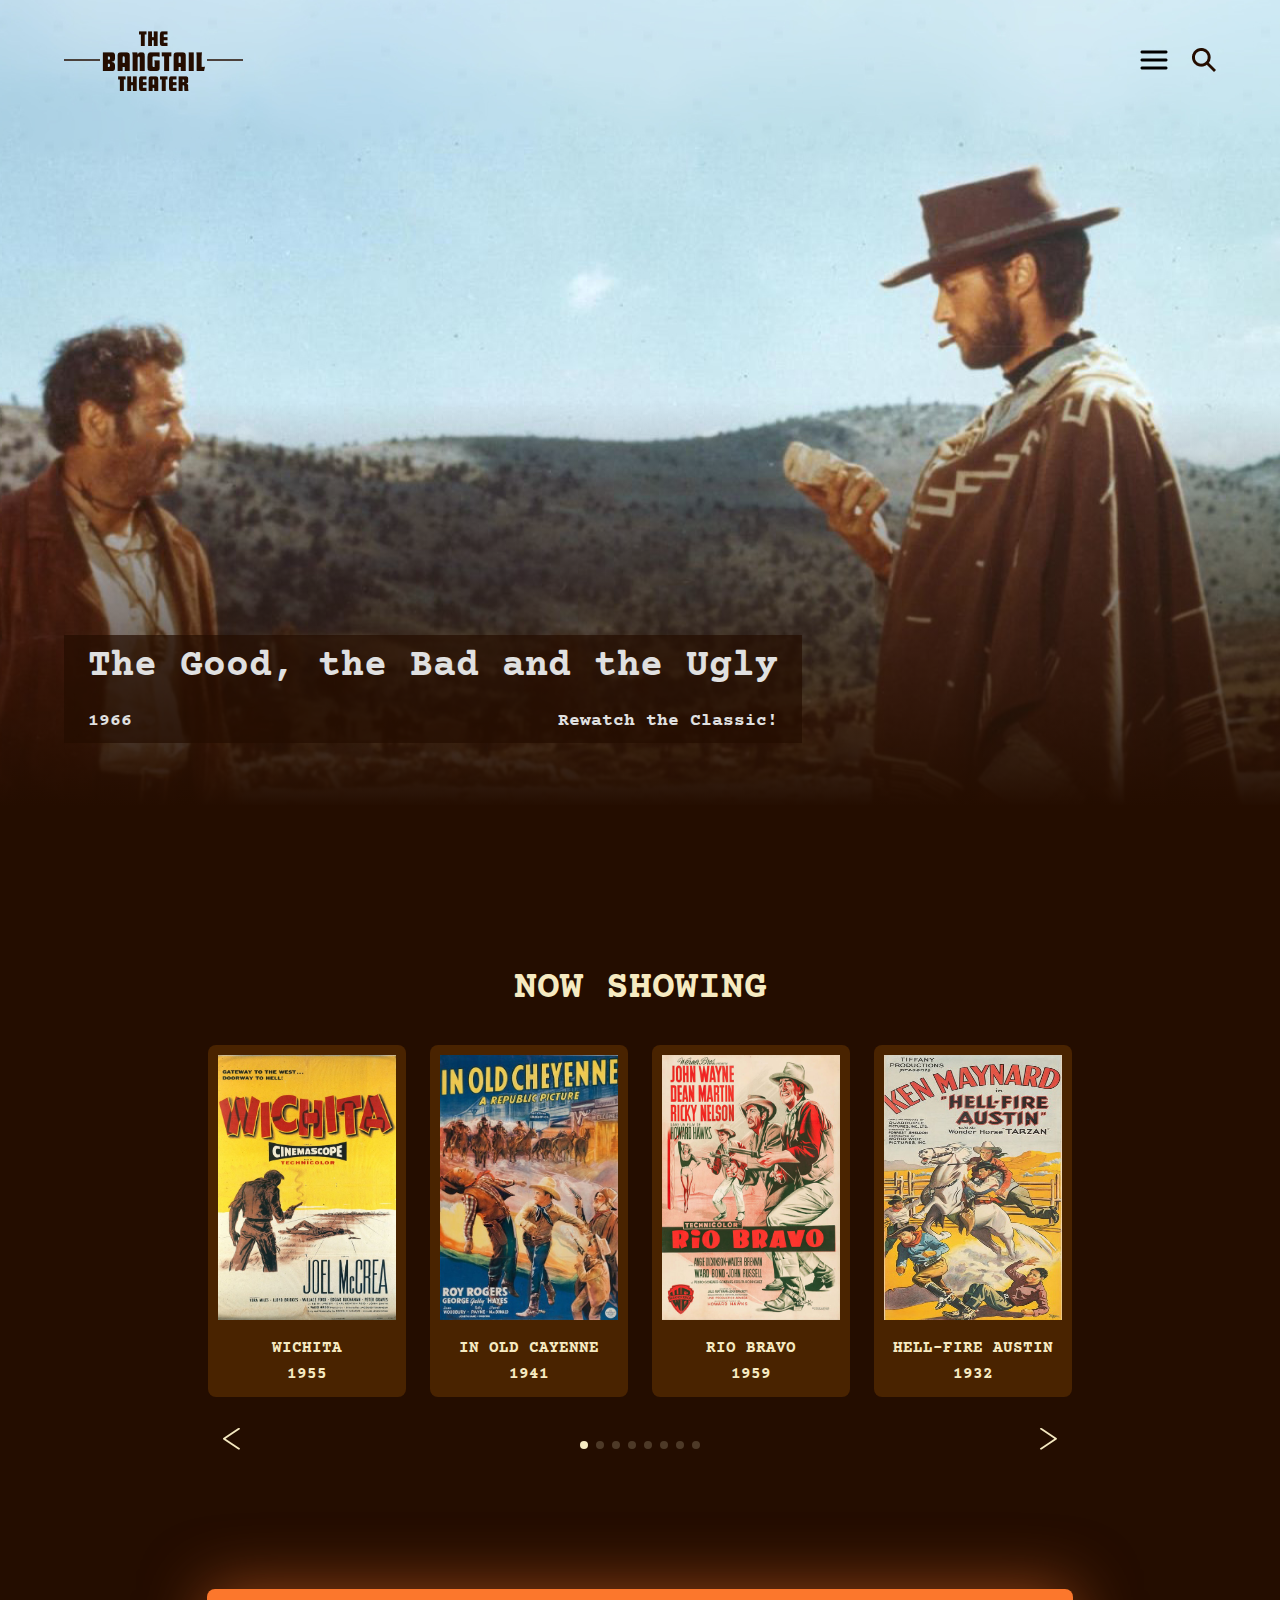
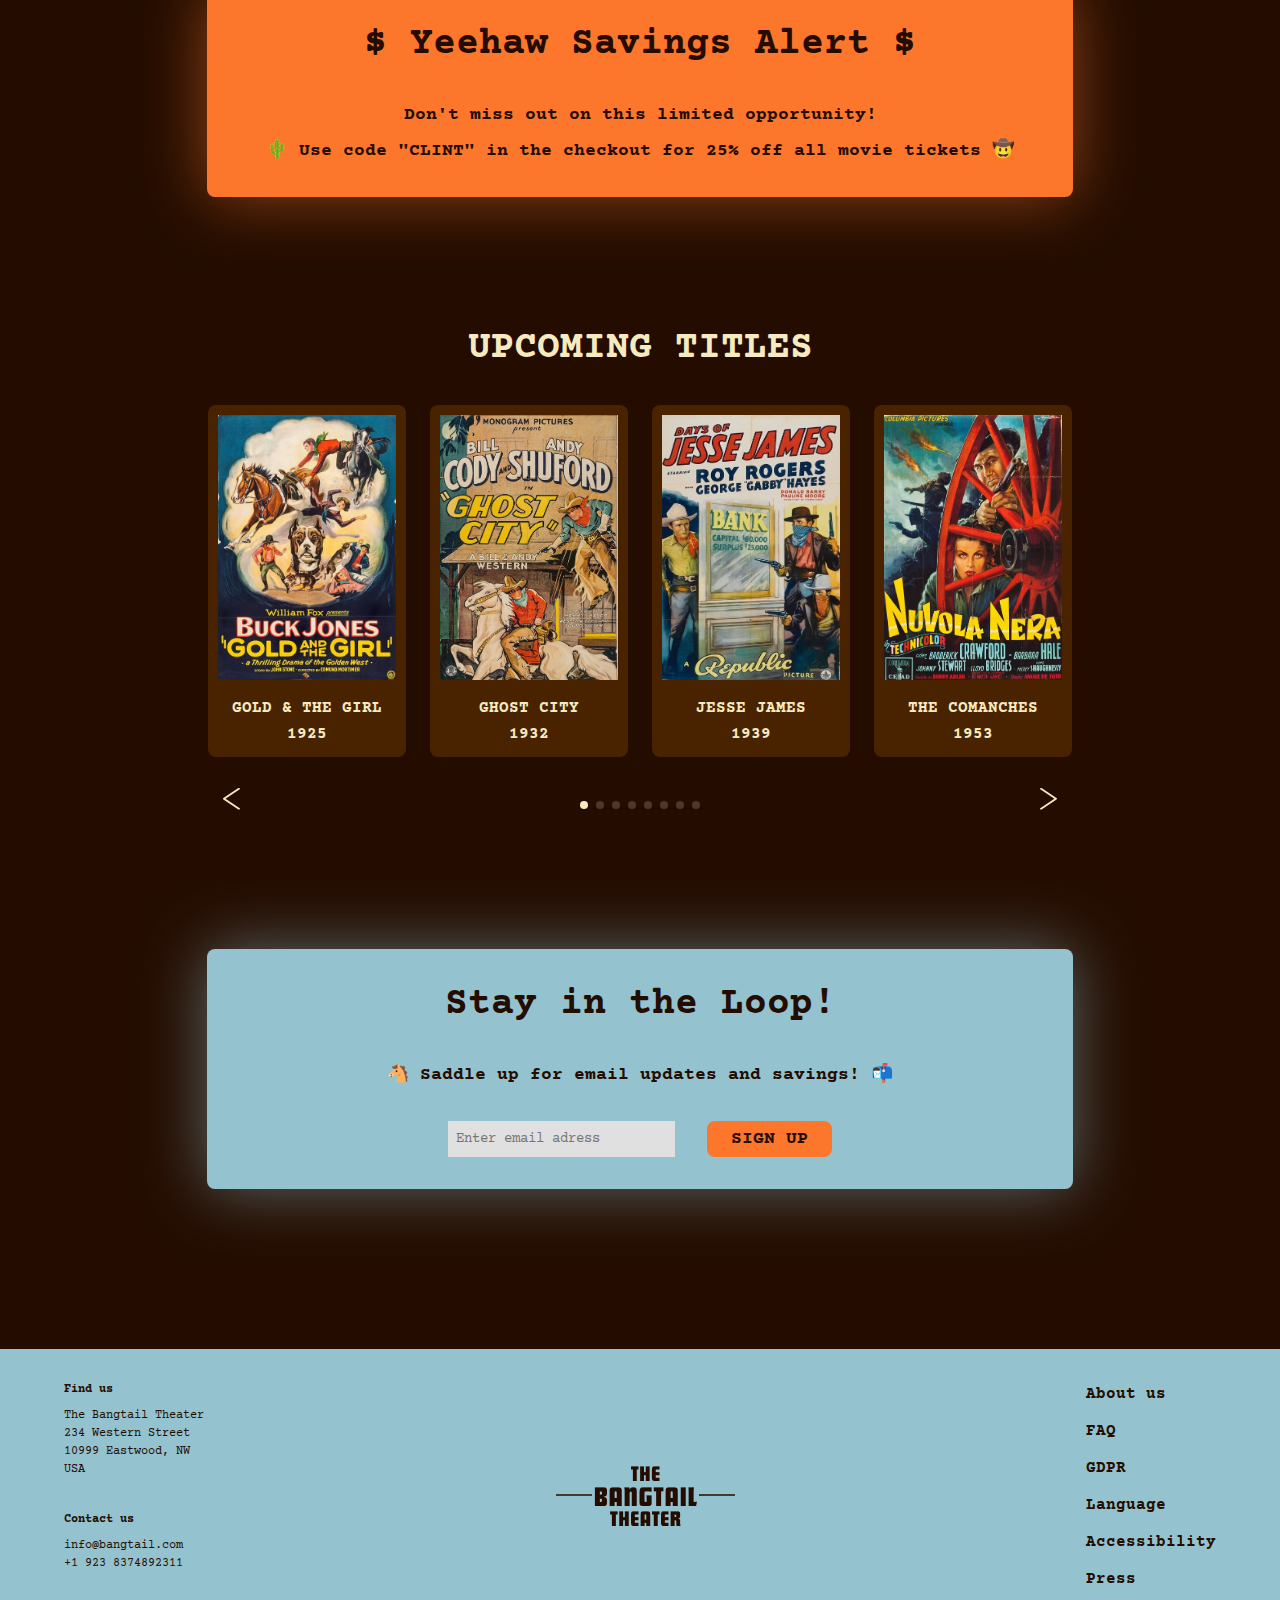
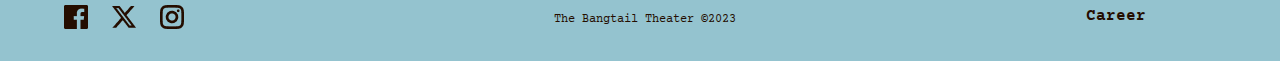
<file: index.html>
<!DOCTYPE html>
<html lang="en">
  <head>
    <meta charset="UTF-8" />
    <meta name="viewport" content="width=device-width, initial-scale=1.0" />
    <title>The Bangtail Theater</title>
    <link rel="preconnect" href="https://fonts.googleapis.com" />
    <link rel="preconnect" href="https://fonts.gstatic.com" crossorigin />
    <link
      href="https://fonts.googleapis.com/css2?family=Courier+Prime:ital,wght@0,400;0,700;1,400;1,700&display=swap"
      rel="stylesheet" />
    <link rel="icon" type="image/x-icon" href="assets/bangtail-B.png" />

    <!-- Link Swiper's CSS -->
    <link
      rel="stylesheet"
      href="https://cdn.jsdelivr.net/npm/swiper@11/swiper-bundle.min.css" />

    <!-- Swiper JS -->
    <script
      src="https://cdn.jsdelivr.net/npm/swiper@11/swiper-bundle.min.js"
      defer></script>

    <script src="swiper-settings.js" defer></script>
    <link rel="stylesheet" href="fonts-and-colors.css" type="text/css" />
    <link rel="stylesheet" href="styles.css" type="text/css" />
    <link rel="stylesheet" href="hero.css" type="text/css" />
    <link rel="stylesheet" href="carousell.css" type="text/css" />
    <link rel="stylesheet" href="alerts.css" type="text/css" />
    <link rel="stylesheet" href="footer.css" type="text/css" />
    <nav></nav>
  </head>

  <body>
    <div id="hero">
      <div class="nav">
        <img src="assets/Logotype extended.png" />
        <div class="soc_media">
          <img src="assets/Hamburger.png" />
          <img src="assets/Vector.png" />
        </div>
      </div>
      <div class="hero_gradient">
        <div class="hero_info">
          <a href="detail.html" class="hero_textbox">
            <h1 class="heading-l">The Good, the Bad and the Ugly</h1>
            <h2 class="heading-m">The Good, the Bad and the Ugly</h2>
            <div class="hero_text">
              <p class="heading-s">1966</p>
              <p class="heading-s">Rewatch the Classic!</p>
            </div>
          </a>
        </div>
      </div>
    </div>
    <div class="content-container">
      <h1 class="heading-l now-showing">NOW SHOWING</h1>
      <!-- Swiper carousell:-->
      <div class="swiper swiperCarousell">
        <div class="swiper-wrapper carousell">
          <div class="swiper-slide carousell_card">
            <img
              src="assets/card_1.jpg"
              alt="Call of the canyon by Gene Autry" />
            <p class="paragraph-strong">WICHITA<br />1955</p>
          </div>
          <div class="swiper-slide carousell_card">
            <img
              src="assets/card_2.jpg"
              alt="Call of the canyon by Gene Autry" />
            <p class="paragraph-strong">IN OLD CAYENNE<br />1941</p>
          </div>
          <div class="swiper-slide carousell_card">
            <img
              src="assets/card_3.jpg"
              alt="Call of the canyon by Gene Autry" />
            <p class="paragraph-strong">RIO BRAVO<br />1959</p>
          </div>
          <div class="swiper-slide carousell_card">
            <img
              src="assets/card_4.jpg"
              alt="Call of the canyon by Gene Autry" />
            <p class="paragraph-strong">HELL-FIRE AUSTIN<br />1932</p>
          </div>
          <div class="swiper-slide carousell_card">
            <img
              src="assets/card_5.jpg"
              alt="Call of the canyon by Gene Autry" />
            <p class="paragraph-strong">GOLD & THE GIRL<br />1925</p>
          </div>
          <div class="swiper-slide carousell_card">
            <img
              src="assets/card_6.jpg"
              alt="Call of the canyon by Gene Autry" />
            <p class="paragraph-strong">GHOST CITY<br />1932</p>
          </div>
          <div class="swiper-slide carousell_card">
            <img
              src="assets/card_7.jpg"
              alt="Call of the canyon by Gene Autry" />
            <p class="paragraph-strong">JESSE JAMES<br />1939</p>
          </div>
          <div class="swiper-slide carousell_card">
            <img
              src="assets/card_8.jpg"
              alt="Call of the canyon by Gene Autry" />
            <p class="paragraph-strong">THE COMANCHES<br />1953</p>
          </div>
        </div>
        <div class="swiper-pagination"></div>
        <div class="swiper-button-next"></div>
        <div class="swiper-button-prev"></div>
      </div>

      <div class="savings_alert">
        <h1 class="heading-l">$ Yeehaw Savings Alert $</h1>
        <div class="alert_textbox">
          <p class="heading-s">Don't miss out on this limited opportunity!</p>
          <p class="heading-s">
            🌵 Use code "CLINT" in the checkout for 25% off all movie tickets 🤠
          </p>
        </div>
      </div>

      <h1 class="heading-l upcoming-titles">UPCOMING TITLES</h1>
      <!-- Swiper carousell:-->
      <div class="swiper swiperCarousell">
        <div class="swiper-wrapper carousell">
          <div class="swiper-slide carousell_card">
            <img
              src="assets/card_5.jpg"
              alt="Call of the canyon by Gene Autry" />
            <p class="paragraph-strong">GOLD & THE GIRL<br />1925</p>
          </div>
          <div class="swiper-slide carousell_card">
            <img
              src="assets/card_6.jpg"
              alt="Call of the canyon by Gene Autry" />
            <p class="paragraph-strong">GHOST CITY<br />1932</p>
          </div>
          <div class="swiper-slide carousell_card">
            <img
              src="assets/card_7.jpg"
              alt="Call of the canyon by Gene Autry" />
            <p class="paragraph-strong">JESSE JAMES<br />1939</p>
          </div>
          <div class="swiper-slide carousell_card">
            <img
              src="assets/card_8.jpg"
              alt="Call of the canyon by Gene Autry" />
            <p class="paragraph-strong">THE COMANCHES<br />1953</p>
          </div>
          <div class="swiper-slide carousell_card">
            <img
              src="assets/card_1.jpg"
              alt="Call of the canyon by Gene Autry" />
            <p class="paragraph-strong">WICHITA<br />1955</p>
          </div>
          <div class="swiper-slide carousell_card">
            <img
              src="assets/card_2.jpg"
              alt="Call of the canyon by Gene Autry" />
            <p class="paragraph-strong">IN OLD CAYENNE<br />1941</p>
          </div>
          <div class="swiper-slide carousell_card">
            <img
              src="assets/card_3.jpg"
              alt="Call of the canyon by Gene Autry" />
            <p class="paragraph-strong">RIO BRAVO<br />1959</p>
          </div>
          <div class="swiper-slide carousell_card">
            <img
              src="assets/card_4.jpg"
              alt="Call of the canyon by Gene Autry" />
            <p class="paragraph-strong">HELL-FIRE AUSTIN<br />1932</p>
          </div>
        </div>
        <div class="swiper-pagination"></div>
        <div class="swiper-button-next"></div>
        <div class="swiper-button-prev"></div>
      </div>

      <div class="sign_up">
        <h1 class="heading-l">Stay in the Loop!</h1>
        <p class="heading-s">🐴 Saddle up for email updates and savings! 📬</p>
        <div class="sign_up_form">
          <input
            class="paragraph-small"
            id="sign_up_input"
            type="email"
            placeholder="Enter email adress" />
          <button type="button" class="heading-s" id="sign_up_button">
            SIGN UP
          </button>
        </div>
      </div>
    </div>
    <!-- footer -->
    <!-- footer desktop: -->
    <footer class="footer desktop">
      <div class="footer-left">
        <div class="find-us tiny">
          <p class="tiny-strong">Find us</p>
          <p>The Bangtail Theater</p>
          <p>234 Western Street</p>
          <p>10999 Eastwood, NW</p>
          <p>USA</p>
        </div>
        <div class="contact-us tiny">
          <p class="tiny-strong">Contact us</p>
          <p>info@bangtail.com</p>
          <p>+1 923 8374892311</p>
        </div>
        <div class="soc-media-icons">
          <img src="assets/icon-fb.png" alt="icon fb" />
          <img src="assets/icon-x-tw.png" alt="icon x" />
          <img src="assets/icon-ig.png" alt="icon ig" />
        </div>
      </div>
      <div class="footer-middle">
        <img src="assets/Logotype extended.png" />
        <p class="tiny">The Bangtail Theater ©2023</p>
      </div>
      <div class="footer-right paragraph-strong">
        <p>About us</p>
        <p>FAQ</p>
        <p>GDPR</p>
        <p>Language</p>
        <p>Accessibility</p>
        <p>Press</p>
        <p>Career</p>
      </div>
    </footer>

    <!-- footer mobile: -->
    <footer class="footer mobile">
      <img src="assets/Logotype extended.png" />
      <p class="tiny">The Bangtail Theater ©2023</p>
      <div class="contact-us tiny">
        <p class="tiny-strong">Contact us</p>
        <p>info@bangtail.com</p>
        <p>+1 923 8374892311</p>
      </div>
      <div class="soc-media-icons">
        <img src="assets/icon-fb.png" alt="icon fb" />
        <img src="assets/icon-x-tw.png" alt="icon x" />
        <img src="assets/icon-ig.png" alt="icon ig" />
      </div>
    </footer>
  </body>
</html>
</file>
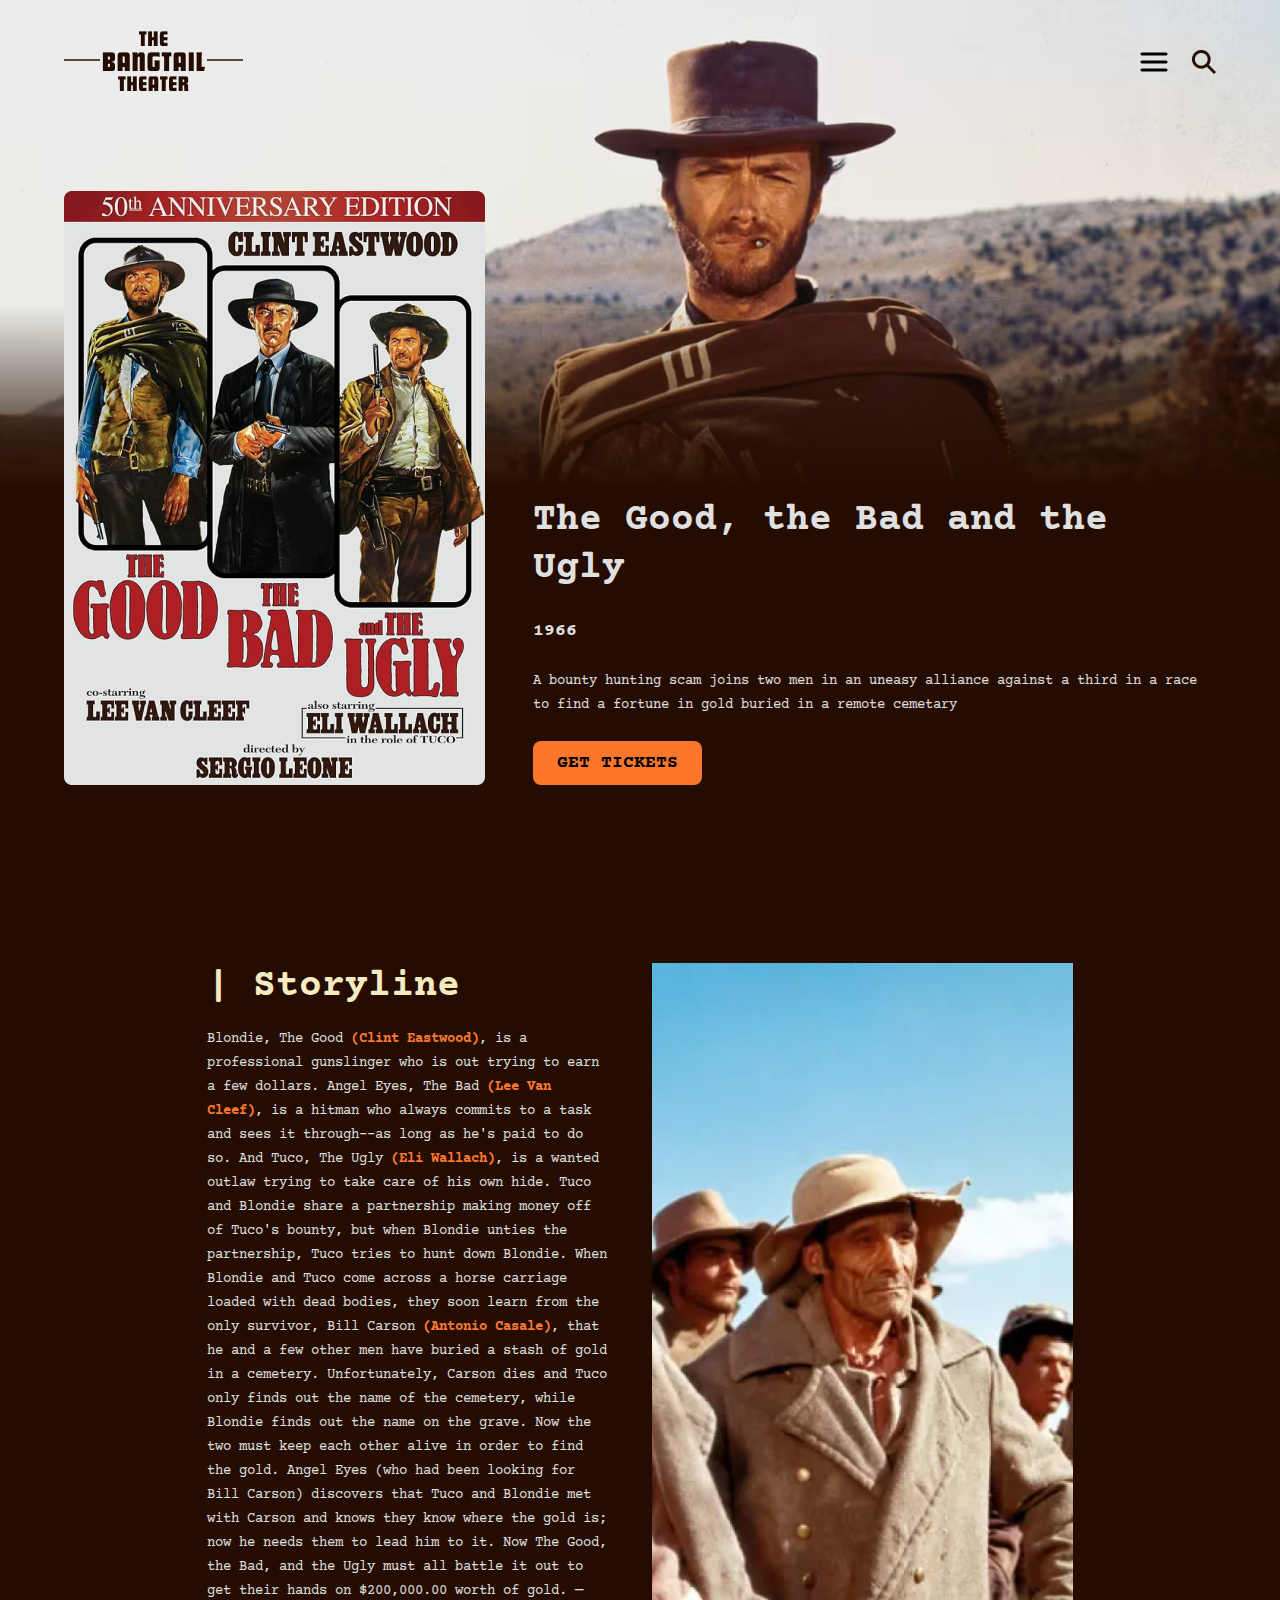
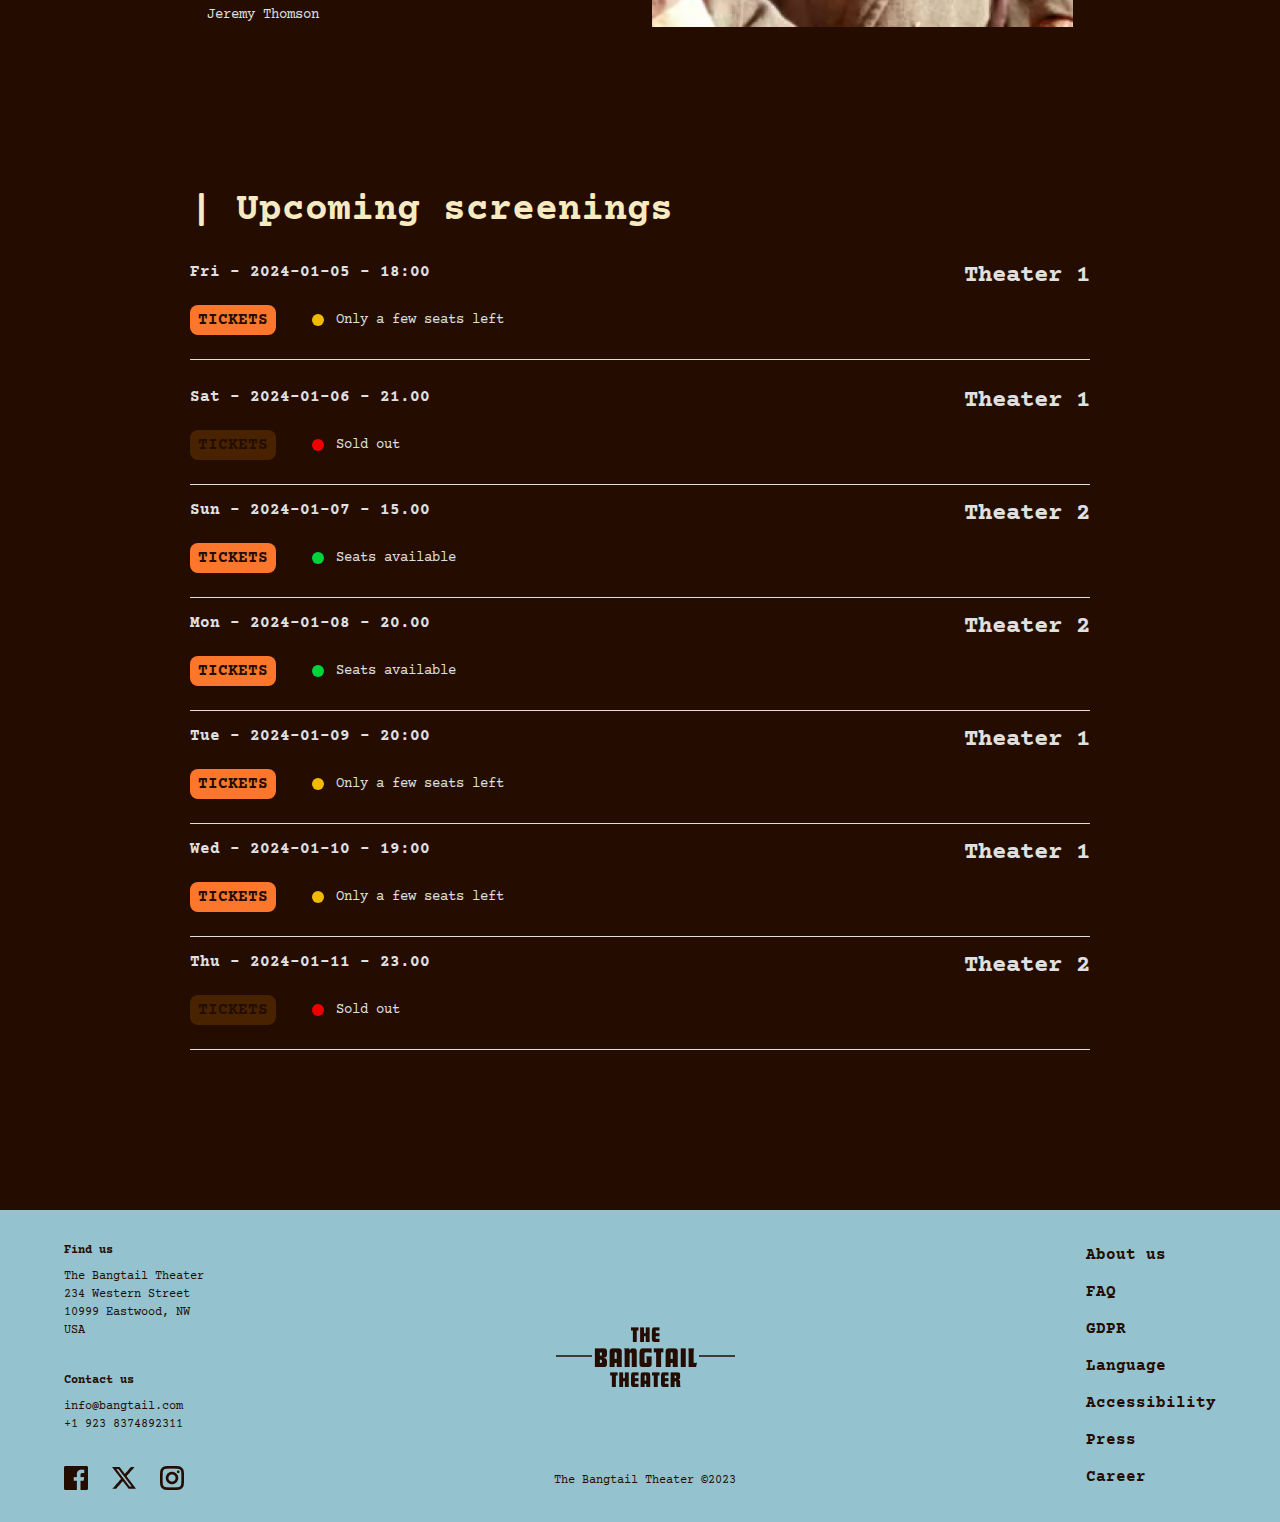
<file: detail.html>
<!DOCTYPE html>
<html lang="en">
  <head>
    <meta charset="UTF-8" />
    <meta name="viewport" content="width=device-width, initial-scale=1.0" />
    <title>The good, the bad and the ugly</title>
    <link rel="preconnect" href="https://fonts.googleapis.com" />
    <link rel="preconnect" href="https://fonts.gstatic.com" crossorigin />
    <link
      href="https://fonts.googleapis.com/css2?family=Courier+Prime:ital,wght@0,400;0,700;1,400;1,700&display=swap"
      rel="stylesheet" />
    <link rel="icon" type="image/x-icon" href="assets/bangtail-B.png" />

    <link rel="stylesheet" href="fonts-and-colors.css" type="text/css" />
    <link rel="stylesheet" href="detail-hero.css" type="text/css" />
    <link rel="stylesheet" href="styles2.css" />
    <link rel="stylesheet" href="detail-storyline.css" type="text/css" />
    <link rel="stylesheet" href="screenings.css" type="text/css" />
    <link rel="stylesheet" href="footer.css" type="text/css" />
  </head>
  <body>
    <div id="hero_desktop">
      <div class="nav">
        <a href="index.html">
          <img src="assets/Logotype extended.png" />
        </a>
        <div class="soc_media">
          <img src="assets/Hamburger.png" />
          <img src="assets/Vector.png" />
        </div>
      </div>
      <div class="hero_gradient"></div>
      <div class="hero_movie">
        <img src="assets/hero_movie.png" />
        <div class="movie_textbox">
          <h1 class="heading-l">The Good, the Bad and the Ugly</h1>
          <h5 class="heading-s">1966</h5>
          <p class="paragraph-small">
            A bounty hunting scam joins two men in an uneasy alliance against a
            third in a race to find a fortune in gold buried in a remote
            cemetary
          </p>
          <button class="heading-s">GET TICKETS</button>
        </div>
      </div>
    </div>
    <div id="hero_mobile">
      <div class="nav">
        <a href="index.html">
          <img src="assets/Logotype extended.png" />
        </a>
        <div class="soc_media">
          <img src="assets/Hamburger.png" />
          <img src="assets/Vector.png" />
        </div>
      </div>
      <div class="hero_movie">
        <div class="hero_title">
          <h1 class="heading-l">The Good, the Bad and the Ugly</h1>
          <h5 class="heading-l">1966</h5>
        </div>
        <img src="assets/hero_movie.png" />
        <p class="paragraph">
          A bounty hunting scam joins two men in an uneasy alliance against a
          third in a race to find a fortune in gold buried in a remote cemetary
        </p>
        <button class="heading-s">GET TICKETS</button>
      </div>
      <div class="hero_gradient"></div>
    </div>
    <div class="content_container">
      <div class="storyline">
        <div class="storyline_textbox">
          <h1 class="heading-l">| Storyline</h1>
          <p class="paragraph-small">
            Blondie, The Good <span class="contrast">(Clint Eastwood)</span>, is
            a professional gunslinger who is out trying to earn a few dollars.
            Angel Eyes, The Bad <span class="contrast">(Lee Van Cleef)</span>,
            is a hitman who always commits to a task and sees it through--as
            long as he's paid to do so. And Tuco, The Ugly
            <span class="contrast">(Eli Wallach)</span>, is a wanted outlaw
            trying to take care of his own hide. Tuco and Blondie share a
            partnership making money off of Tuco's bounty, but when Blondie
            unties the partnership, Tuco tries to hunt down Blondie. When
            Blondie and Tuco come across a horse carriage loaded with dead
            bodies, they soon learn from the only survivor, Bill Carson
            <span class="contrast">(Antonio Casale)</span>, that he and a few
            other men have buried a stash of gold in a cemetery. Unfortunately,
            Carson dies and Tuco only finds out the name of the cemetery, while
            Blondie finds out the name on the grave. Now the two must keep each
            other alive in order to find the gold. Angel Eyes (who had been
            looking for Bill Carson) discovers that Tuco and Blondie met with
            Carson and knows they know where the gold is; now he needs them to
            lead him to it. Now The Good, the Bad, and the Ugly must all battle
            it out to get their hands on $200,000.00 worth of gold. —Jeremy
            Thomson
          </p>
        </div>
        <img src="assets/storyline.png" />
      </div>

      <!-- Umcoming screenings section: -->
      <div class="upcoming-screenings">
        <h1 class="heading-l">| Upcoming screenings</h1>

        <!-- Fri: -->
        <div class="screening">
          <div>
            <p class="paragraph-strong">Fri - 2024-01-05 - 18:00</p>
            <p class="heading-m">Theater 1</p>
          </div>
          <div>
            <button class="paragraph-strong">TICKETS</button>
            <div class="availability availability-yellow"></div>
            <p class="paragraph-small">Only a few seats left</p>
          </div>
          <div class="separator-line"></div>
        </div>

        <!-- Sat: -->
        <div class="screening">
          <div>
            <p class="paragraph-strong">Sat - 2024-01-06 - 21.00</p>
            <p class="heading-m">Theater 1</p>
          </div>
          <div>
            <button class="paragraph-strong sold-out">TICKETS</button>
            <div class="availability availability-red"></div>
            <p class="paragraph-small">Sold out</p>
          </div>
          <div class="separator-line"></div>

          <!-- Sun: -->
          <div class="screening">
            <div>
              <p class="paragraph-strong">Sun - 2024-01-07 - 15.00</p>
              <p class="heading-m">Theater 2</p>
            </div>
            <div>
              <button class="paragraph-strong">TICKETS</button>
              <div class="availability availability-green"></div>
              <p class="paragraph-small">Seats available</p>
            </div>
            <div class="separator-line"></div>
          </div>

          <!-- Mon: -->
          <div class="screening">
            <div>
              <p class="paragraph-strong">Mon - 2024-01-08 - 20.00</p>
              <p class="heading-m">Theater 2</p>
            </div>
            <div>
              <button class="paragraph-strong">TICKETS</button>
              <div class="availability availability-green"></div>
              <p class="paragraph-small">Seats available</p>
            </div>
            <div class="separator-line"></div>
          </div>

          <!-- Tue: -->
          <div class="screening">
            <div>
              <p class="paragraph-strong">Tue - 2024-01-09 - 20:00</p>
              <p class="heading-m">Theater 1</p>
            </div>
            <div>
              <button class="paragraph-strong">TICKETS</button>
              <div class="availability availability-yellow"></div>
              <p class="paragraph-small">Only a few seats left</p>
            </div>
            <div class="separator-line"></div>
          </div>

          <!-- Wed: -->
          <div class="screening">
            <div>
              <p class="paragraph-strong">Wed - 2024-01-10 - 19:00</p>
              <p class="heading-m">Theater 1</p>
            </div>
            <div>
              <button class="paragraph-strong">TICKETS</button>
              <div class="availability availability-yellow"></div>
              <p class="paragraph-small">Only a few seats left</p>
            </div>
            <div class="separator-line"></div>
          </div>

          <!-- Thu: -->
          <div class="screening">
            <div>
              <p class="paragraph-strong">Thu - 2024-01-11 - 23.00</p>
              <p class="heading-m">Theater 2</p>
            </div>
            <div>
              <button class="paragraph-strong sold-out">TICKETS</button>
              <div class="availability availability-red"></div>
              <p class="paragraph-small">Sold out</p>
            </div>
            <div class="separator-line"></div>
          </div>
        </div>
      </div>
    </div>

    <!-- footer desktop: -->
    <footer class="footer desktop">
      <div class="footer-left">
        <div class="find-us tiny">
          <p class="tiny-strong">Find us</p>
          <p>The Bangtail Theater</p>
          <p>234 Western Street</p>
          <p>10999 Eastwood, NW</p>
          <p>USA</p>
        </div>
        <div class="contact-us tiny">
          <p class="tiny-strong">Contact us</p>
          <p>info@bangtail.com</p>
          <p>+1 923 8374892311</p>
        </div>
        <div class="soc-media-icons">
          <img src="assets/icon-fb.png" alt="icon fb" />
          <img src="assets/icon-x-tw.png" alt="icon x" />
          <img src="assets/icon-ig.png" alt="icon ig" />
        </div>
      </div>
      <div class="footer-middle">
        <img src="assets/Logotype extended.png" />
        <p class="tiny">The Bangtail Theater ©2023</p>
      </div>
      <div class="footer-right paragraph-strong">
        <p>About us</p>
        <p>FAQ</p>
        <p>GDPR</p>
        <p>Language</p>
        <p>Accessibility</p>
        <p>Press</p>
        <p>Career</p>
      </div>
    </footer>

    <!-- footer mobile: -->
    <footer class="footer mobile">
      <img src="assets/Logotype extended.png" />
      <p class="tiny">The Bangtail Theater ©2023</p>
      <div class="contact-us tiny">
        <p class="tiny-strong">Contact us</p>
        <p>info@bangtail.com</p>
        <p>+1 923 8374892311</p>
      </div>
      <div class="soc-media-icons">
        <img src="assets/icon-fb.png" alt="icon fb" />
        <img src="assets/icon-x-tw.png" alt="icon x" />
        <img src="assets/icon-ig.png" alt="icon ig" />
      </div>
    </footer>
  </body>
</html>
</file>
<file: fonts-and-colors.css>
:root {
  --western-brown: #492300;
  --western-beige: #f6eac1;
  --western-orange: #fc772c;
  --western-brown-dark: #240d00;
  --western-blue: #94c3cf;
  --western-light-grey: #e0e0e0;
  --availability-yellow: #efba00;
  --availability-green: #00d43c;
  --availability-red: #ef0000;
}
.heading-xxl {
  font-size: 5.5rem;
  font-family: "Courier Prime", serif;
  font-weight: 700;
  font-style: normal;
  line-height: 98px;
  text-decoration: none;
  text-transform: none;
}
.heading-xl {
  font-size: 3.625rem;
  font-family: "Courier Prime", serif;
  font-weight: 700;
  font-style: normal;
  line-height: 68px;
  text-decoration: none;
  text-transform: none;
}
.heading-l {
  font-size: 2.375rem;
  font-family: "Courier Prime", serif;
  font-weight: 700;
  font-style: normal;
  line-height: 48px;
  text-decoration: none;
  text-transform: none;
}
.heading-m {
  font-size: 1.5rem;
  font-family: "Courier Prime", serif;
  font-weight: 700;
  font-style: normal;
  line-height: 34px;
  text-decoration: none;
  text-transform: none;
}
.heading-s {
  font-size: 1.125rem;
  font-family: "Courier Prime", serif;
  font-weight: 700;
  font-style: normal;
  line-height: 28px;
  text-decoration: none;
  text-transform: none;
}
.paragraph {
  font-size: 1rem;
  font-family: "Courier Prime", serif;
  font-weight: 400;
  font-style: normal;
  line-height: 26px;
  text-decoration: none;
  text-transform: none;
}
.paragraph-strong {
  font-size: 1rem;
  font-family: "Courier Prime", serif;
  font-weight: 700;
  font-style: normal;
  line-height: 26px;
  text-decoration: none;
  text-transform: none;
}
.paragraph-small {
  font-size: 0.875rem;
  font-family: "Courier Prime", serif;
  font-weight: 400;
  font-style: normal;
  line-height: 24px;
  text-decoration: none;
  text-transform: none;
}
.paragraph-small-strong {
  font-size: 0.875rem;
  font-family: "Courier Prime", serif;
  font-weight: 700;
  font-style: normal;
  line-height: 24px;
  text-decoration: none;
  text-transform: none;
}
.tiny {
  font-size: 0.75rem;
  font-family: "Courier Prime", serif;
  font-weight: 400;
  font-style: normal;
  line-height: 18px;
  text-decoration: none;
  text-transform: none;
}
.tiny-strong {
  font-size: 0.75rem;
  font-family: "Courier Prime", serif;
  font-weight: 700;
  font-style: normal;
  line-height: 18px;
  text-decoration: none;
  text-transform: none;
}
</file>
<file: hero.css>
#hero {
  background-image: url(assets/hero-img.png);
  height: 50.3125rem;
  display: flex;
  flex-direction: column;
  color: var(--western-light-grey);
  position: relative;
  margin: 0 auto;
  background-size: cover;
  background-position: right;
}

@media screen and (max-width: 600px) {
  #hero {
    background-position: 90% center;
  }
}

#hero .hero_gradient {
  position: absolute;
  width: 100%;
  bottom: -0.1rem;
  top: 25rem;
  background: linear-gradient(to top, rgba(36, 13, 0, 1), rgba(36, 13, 0, 0));
}

#hero .nav {
  display: flex;
  flex-direction: row;
  justify-content: space-between;
  align-items: center;
  align-self: stretch;
  padding: 0rem 4rem;
  padding-top: 1.5rem;
  padding-bottom: 1.5rem;
}

@media screen and (max-width: 600px) {
  #hero .nav {
    padding: 1.5rem;
  }
}

#hero .nav .soc_media {
  display: flex;
  justify-content: flex-end;
  align-items: center;
  gap: 1.5rem;
}

#hero .hero_info {
  display: inline-flex;
  flex-direction: column;
  padding: 4rem 0rem;
  align-items: flex-start;
  gap: 0.625rem;
  position: absolute;
  bottom: 0;
  left: 4rem;
  margin-right: 4rem;
}

@media screen and (max-width: 600px) {
  #hero .hero_info {
    left: 1.5rem;
    margin-right: 1.5rem;
  }
}

#hero .hero_textbox {
  display: flex;
  gap: 1rem;
  flex-direction: column;
  justify-content: center;
  align-items: flex-start;
  position: static;
  background-color: rgba(36, 13, 0, 0.7);
  padding: 0.5rem 1.5rem;
  /* height: 4.75rem; */
  /* width: 42.8rem; */
  text-decoration: none;
  color: var(--western-light-grey);
}
#hero .hero_textbox .heading-l {
  color: var(--western-light-grey);
  text-align: center;
  position: static;
}
#hero .hero_textbox .heading-m {
  color: var(--western-light-grey);
  text-align: center;
  position: static;
  display: none;
}

@media screen and (max-width: 1000px) {
  #hero .hero_textbox .heading-l {
    display: none;
  }
  #hero .hero_textbox .heading-m {
    display: block;
  }
}

#hero .hero_textbox .hero_text {
  display: flex;
  justify-content: space-between;
  align-items: center;
  /* align-self: stretch; */
  width: 100%;
  position: static;
}
</file>
<file: alerts.css>
/* savings alert: */
.savings_alert {
  background-color: var(--western-orange);
  color: var(--western-brown-dark);
  border-radius: 0.5rem;
  box-shadow: 0px 0px 64px 0px rgba(252, 119, 44, 0.5);
  padding: 2rem 1rem;
  gap: 2rem;
  max-width: 54.125rem;

  display: flex;
  flex-direction: column;
  align-items: center;
  align-self: stretch;
}

.savings_alert .alert_textbox {
  display: flex;
  flex-direction: column;
  align-items: center;
  gap: 0.5rem;
  /* margin: 0 1rem; */
  text-align: center;
}

@media screen and (max-width: 775px) {
  .savings_alert {
    padding: 1.5rem;
    gap: 1.5rem;
  }

  .savings_alert > h1 {
    /* Heading S */
    font-size: 1.125rem;
    font-style: normal;
    font-weight: 700;
    line-height: 1.75rem;
  }

  .savings_alert .alert_textbox p.heading-s:first-child {
    display: none;
  }

  .savings_alert .alert_textbox p.heading-s {
    /* Paragraph small - Strong */
    font-size: 0.875rem;
    font-style: normal;
    font-weight: 700;
    line-height: 1.5rem;
  }
}

/* email sign up:  */
.sign_up {
  background-color: var(--western-blue);
  color: var(--western-brown-dark);
  border-radius: 0.5rem;
  box-shadow: 0px 0px 64px 0px rgba(148, 195, 207, 0.5);
  padding: 2rem 1rem;
  gap: 2rem;
  max-width: 54.125rem;
  display: flex;
  flex-direction: column;
  align-items: center;
  align-self: stretch;
}

.sign_up .sign_up_form {
  display: flex;
  gap: 2rem;
  align-items: center;
}

.sign_up .sign_up_form #sign_up_input {
  background-color: #e0e0e0;
  color: var(--western-brown-dark);
  border: none;
  outline: none;
  align-self: stretch;
  text-align: left;
  padding: 0.25rem 2rem 0.25rem 0.5rem;
  /* border-radius: 0.5rem; */
}

.sign_up .sign_up_form #sign_up_button {
  background-color: var(--western-orange);
  color: var(--western-brown-dark);
  border-radius: 0.5rem;
  padding: 0.25rem 1.5rem;
  border: none;
}

@media screen and (max-width: 775px) {
  .sign_up {
    padding: 1.5rem;
    gap: 1.5rem;
  }

  .sign_up > h1 {
    /* Heading S */
    font-size: 1.125rem;
    font-style: normal;
    font-weight: 700;
    line-height: 1.75rem;
  }

  .sign_up > p.heading-s {
    /* Paragraph small - Strong */
    font-size: 0.875rem;
    font-style: normal;
    font-weight: 700;
    line-height: 1.5rem;
    text-align: center;
  }

  .sign_up .sign_up_form {
    gap: 1rem;
  }

  .sign_up > .sign_up_form > #sign_up_input {
    /* Tiny */
    font-family: Courier Prime;
    font-size: 0.75rem;
    font-style: normal;
    font-weight: 400;
    line-height: 1.125rem; /* 150% */
    padding: 0.25rem 0.25rem 0.25rem 0.5rem;
  }

  .sign_up > .sign_up_form > #sign_up_button {
    /* Paragraph small - Strong */
    font-family: Courier Prime;
    font-size: 0.875rem;
    font-style: normal;
    font-weight: 700;
    line-height: 1.5rem; /* 171.429% */
    padding: 0.25rem 1rem;
  }
}
</file>
<file: footer.css>
footer.footer {
  color: var(--western-brown-dark);
  background-color: var(--western-blue);
  /* max-width: 90rem; */
  margin: 0 auto;
  display: flex;
  flex-direction: row;
  justify-content: space-between;
  align-items: flex-end;
  padding: 2rem 4rem;
}

/* footer-left + content in it: */
.footer-left {
  display: flex;
  flex-direction: column;
  gap: 2rem;
}

.find-us > p:first-child,
.contact-us > p:first-child {
  margin-bottom: 0.5rem;
}

.soc-media-icons {
  display: flex;
  gap: 1.5rem;
}

.soc-media-icons > img {
  padding: 0;
}

/* footer-middle + content in it: */
.footer-middle {
  display: flex;
  flex-direction: column;
  align-items: center;
  gap: 5rem;
}

/* footer-right + content in it: */
.footer-right {
  display: flex;
  flex-direction: column;
  align-items: flex-start;
  justify-content: space-between;
  align-self: stretch;
}

.footer.mobile {
  display: none;
}

@media screen and (max-width: 700px) {
  .footer.desktop {
    display: none;
  }

  .footer.mobile {
    display: flex;
    flex-direction: column;
    align-items: center;
    gap: 0.5rem;
    padding: 1.5rem auto;
  }

  .footer.mobile .contact-us {
    text-align: center;
    margin: 2rem 0;
  }
}
</file>
<file: detail-hero.css>
/* --- Desktop --- */
@media screen and (min-width: 850px) {
  #hero_mobile {
    display: none;
  }
  #hero_desktop {
    background-image: url(assets/detail-hero.png);
    height: 30.1875rem;
    color: var(--western-light-grey);
    display: flex;
    flex-direction: column;
    position: relative;
    margin: 0 auto;
    background-size: cover;
    background-position: center;
  }

  #hero_desktop .nav {
    display: flex;
    flex-direction: row;
    justify-content: space-between;
    align-items: center;
    align-self: stretch;
    padding: 0rem 4rem;
    padding-top: 1.5rem;
    padding-bottom: 1.5rem;
  }
  #hero_desktop .nav .soc_media {
    display: flex;
    justify-content: flex-end;
    align-items: center;
    gap: 1.5rem;
  }
  #hero_desktop .hero_gradient {
    position: absolute;
    width: 100%;
    bottom: -0.1rem;
    top: 19rem;
    background: linear-gradient(to top, rgba(36, 13, 0, 1), rgba(36, 13, 0, 0));
  }

  #hero_desktop .hero_movie {
    display: inline-flex;
    align-items: flex-end;
    gap: 3rem;
    position: absolute;
    top: 11.94rem;
    left: 4rem;
    max-width: 72.1rem;
    margin-right: 5rem;
  }

  #hero_desktop .hero_movie .movie_textbox {
    display: flex;
    flex-direction: column;
    justify-content: flex-end;
    align-items: flex-start;
    gap: 1.5rem;
  }

  #hero_desktop .hero_movie .movie_textbox > button {
    display: flex;
    padding: 0.5rem 1.5rem;
    justify-content: center;
    align-items: center;
    background-color: var(--western-orange);
    border-radius: 0.5rem;
    border: none;
  }
}
/* --- Tablet --- */
@media screen and (max-width: 850px) {
  #hero_desktop {
    display: none;
  }

  #hero_mobile {
    background-image: url(assets/detail-hero-mobile.png);
    height: 36rem;
    max-width: 100%;
    color: var(--western-light-grey);
    display: flex;
    flex-direction: column;
    position: relative;
    margin: 0 auto;
    background-size: cover;
    background-position: 60% center;
  }

  #hero_mobile .nav {
    display: flex;
    flex-direction: row;
    justify-content: space-between;
    align-items: center;
    align-self: stretch;
    padding: 0rem 4rem;
    padding-top: 1.5rem;
    padding-bottom: 1.5rem;
  }
  #hero_mobile .nav .soc_media {
    display: flex;
    justify-content: flex-end;
    align-items: center;
    gap: 1.5rem;
  }
  #hero_mobile .hero_title {
    position: relative;
    display: flex;
    padding: 1rem 1.5rem;
    flex-direction: column;
    justify-content: center;
    align-items: flex-start;
    gap: 1rem;
    margin: 0 auto;
    background-color: rgba(36, 13, 0, 0.7);
    text-align: center;
    margin-bottom: 1.31rem;
  }
  #hero_mobile .hero_gradient {
    position: absolute;
    z-index: 1;
    width: 100%;
    bottom: -0.1rem;
    top: 19rem;
    background: linear-gradient(to top, rgba(36, 13, 0, 1), rgba(36, 13, 0, 0));
  }
  #hero_mobile .hero_title .heading-l {
    margin: 0 auto;
  }
  #hero_mobile .hero_movie {
    z-index: 2;
    display: flex;
    flex-direction: column;
    align-items: center;
    gap: 1.5rem;
    padding-left: 4rem;
    padding-right: 4rem;
    margin-top: 20rem;
  }

  #hero_mobile .hero_movie > img {
    max-width: 100%;
    width: 70rem;
    height: auto;
  }
  #hero_mobile .hero_title .paragraph {
    margin: 0 auto;
    text-align: center;
  }

  #hero_mobile .hero_movie > button {
    display: flex;
    padding: 0.5rem 1.5rem;
    justify-content: center;
    align-items: center;
    background-color: var(--western-orange);
    border-radius: 0.5rem;
    margin: 0 auto;
    border: none;
  }
}

/* --- Mobile --- */
@media screen and (max-width: 600px) {
  #hero_mobile .nav {
    display: flex;
    flex-direction: row;
    justify-content: space-between;
    align-items: center;
    padding: 1.5rem 1.5rem;
  }
  #hero_mobile .nav .soc_media {
    display: flex;
    justify-content: flex-end;
    align-items: center;
    gap: 1.5rem;
  }
  #hero_mobile .hero_movie {
    z-index: 2;
    display: flex;
    flex-direction: column;
    align-items: center;
    gap: 1.5rem;
    padding-left: 1.5rem;
    padding-right: 1.5rem;
    margin-top: 18rem;
  }
  #hero_mobile .hero_title .heading-l {
    margin: 0 auto;
    font-size: 1.5rem;
    font-family: "Courier Prime", serif;
    font-weight: 700;
    font-style: normal;
    line-height: 34px;
    text-decoration: none;
    text-transform: none;
  }
  #hero_mobile .hero_gradient {
    position: absolute;
    z-index: 1;
    width: 100%;
    bottom: -0.1rem;
    top: 31rem;
    background: linear-gradient(to top, rgba(36, 13, 0, 1), rgba(36, 13, 0, 0));
  }

  #hero_mobile .hero_title {
    position: relative;
    display: flex;
    padding: 1rem 1.5rem;
    flex-direction: column;
    justify-content: center;
    align-items: flex-start;
    gap: 1rem;
    margin: 0 auto;
    background-color: rgba(36, 13, 0, 0.7);
    text-align: center;
  }
}
</file>
<file: detail-storyline.css>
/* --- Desktop --- */
@media screen and (min-width: 850px) {
  .content_container {
    padding-left: 4rem;
    padding-right: 4rem;
    display: flex;
    flex-direction: column;
    justify-content: center;
    align-items: center;
    gap: 10rem;
    margin-top: 30rem;
  }

  .content_container .storyline {
    display: flex;
    flex-direction: row;
    gap: 2.5rem;
    max-width: 54.125rem;
    margin: 0 auto;
  }

  .content_container .storyline .storyline_textbox {
    display: inline-flex;
    flex-direction: column;
    align-items: flex-start;
    gap: 1rem;
  }
  .content_container .storyline .storyline_textbox .heading-l {
    color: var(--western-beige);
  }
  .content_container .storyline .storyline_textbox .paragraph-small {
    color: var(--western-light-grey);
  }

  .content_container .storyline .storyline_textbox .paragraph-small .contrast {
    color: var(--western-orange);
    font-weight: 700;
  }

  .content_container .storyline > img {
    max-width: 26.3125rem;
    object-fit: cover;
  }
}

/* --- Tablet --- */
@media screen and (max-width: 850px) {
  .content_container {
    padding-left: 4rem;
    padding-right: 4rem;
    display: flex;
    flex-direction: column;
    justify-content: center;
    align-items: center;
    gap: 10rem;
  }
  .content_container .storyline {
    display: flex;
    flex-direction: column;
    gap: 2rem;
    align-items: flex-start;
    margin: 0 auto;
    margin-top: 84rem;
  }
  .content_container .storyline .storyline_textbox .heading-l {
    color: var(--western-beige);
  }
  .content_container .storyline .storyline_textbox .paragraph-small {
    color: var(--western-light-grey);
  }

  .content_container .storyline .storyline_textbox .paragraph-small .contrast {
    color: var(--western-orange);
    font-weight: 700;
  }
  .content_container .storyline > img {
    max-width: 100%;
    width: 70rem;
    height: auto;
  }
}
/* --- Between desktop and mobile for storyline--- */
@media screen and (max-width: 800px) {
  .content_container .storyline {
    display: flex;
    flex-direction: column;
    gap: 2rem;
    align-items: flex-start;
    margin: 0 auto;
    margin-top: 80rem;
  }
}
/* --- Between desktop and mobile for storyline--- */
@media screen and (max-width: 750px) {
  .content_container .storyline {
    margin-top: 75rem;
  }
}
/* --- Between desktop and mobile for storyline--- */
@media screen and (max-width: 700px) {
  .content_container .storyline {
    margin-top: 70rem;
  }
}

/* --- Mobile --- */
@media screen and (max-width: 600px) {
  .content_container {
    padding-left: 1.5rem;
    padding-right: 1.5rem;
    display: flex;
    flex-direction: column;
    justify-content: center;
    align-items: center;
    gap: 10rem;
    margin-top: 10rem;
  }
  .content_container .storyline {
    margin-top: 55rem;
  }
}
/* --- Between desktop and mobile for storyline--- */
@media screen and (max-width: 500px) {
  .content_container .storyline {
    margin-top: 45rem;
  }
}
/* --- Between desktop and mobile for storyline--- */
@media screen and (max-width: 400px) {
  .content_container .storyline {
    margin-top: 40rem;
  }
}
/* --- Between desktop and mobile for storyline--- */
@media screen and (max-width: 350px) {
  .content_container .storyline {
    margin-top: 25rem;
  }
}
</file>
<file: screenings.css>
/* upcoming screenings section: */
/* ---Desktop---*/
@media screen and (min-width: 500px) {
  .upcoming-screenings {
    color: var(--western-light-grey);
    margin: 0 auto;
    max-width: 900px;
    display: flex;
    flex-direction: column;
    gap: 1.5rem;
    margin-bottom: 10rem;
    width: 100%;
  }

  .upcoming-screenings > .heading-l {
    color: var(--western-beige);
    text-align: left;
  }

  .screening {
    display: flex;
    flex-direction: column;
    gap: 0.75rem;
  }

  .screening > div:first-child {
    display: flex;
    justify-content: space-between;
    align-items: flex-start;
  }

  .screening > div:nth-child(2) {
    display: flex;
    justify-content: flex-start;
    align-items: center;
    gap: 2.25rem;
  }

  .screening button {
    background: var(--western-orange);
    color: var(--western-brown-dark);
    padding: 0.125rem 0.5rem;
    border-radius: 0.5rem;
    border: none;
    cursor: pointer;
  }

  .screening button.sold-out {
    background: var(--western-brown);
    cursor: not-allowed;
  }

  .availability {
    height: 12px;
    width: 12px;
    border-radius: 6px;
    margin-right: -1.5rem;
  }

  .availability-yellow {
    background-color: var(--availability-yellow);
  }

  .availability-red {
    background-color: var(--availability-red);
  }

  .availability-green {
    background-color: var(--availability-green);
  }

  .separator-line {
    background: var(--western-light-grey);
    width: 100%;
    height: 1px;
    margin-top: 0.75rem;
  }
}

@media screen and (max-width: 500px) {
  .upcoming-screenings {
    color: var(--western-light-grey);
    margin: 0 auto;
    max-width: 900px;
    display: flex;
    flex-direction: column;
    gap: 1.5rem;
    margin-bottom: 10rem;
    width: 100%;
  }

  .screening {
    display: flex;
    flex-direction: column;
    gap: 0.75rem;
  }

  .screening > div:first-child {
    display: flex;
    justify-content: space-between;
    align-items: flex-start;
  }

  .screening > div:nth-child(2) {
    display: flex;
    justify-content: flex-start;
    align-items: center;
    gap: 2.25rem;
  }

  .screening button {
    background: var(--western-orange);
    color: var(--western-brown-dark);
    padding: 0.125rem 0.5rem;
    border-radius: 0.5rem;
    border: none;
    cursor: pointer;
  }

  .screening button.sold-out {
    background: var(--western-brown);
    cursor: not-allowed;
  }

  .availability {
    height: 12px;
    width: 12px;
    border-radius: 6px;
    margin-right: -1.5rem;
  }

  .availability-yellow {
    background-color: var(--availability-yellow);
  }

  .availability-red {
    background-color: var(--availability-red);
  }

  .availability-green {
    background-color: var(--availability-green);
  }

  .separator-line {
    background: var(--western-light-grey);
    width: 100%;
    height: 1px;
    margin-top: 0.75rem;
  }
  .upcoming-screenings > .heading-l {
    color: var(--western-beige);
    text-align: left;
    font-size: 1.5rem;
    font-family: "Courier Prime", serif;
    font-weight: 700;
    font-style: normal;
    line-height: 34px;
    text-decoration: none;
    text-transform: none;
  }
  .screening .heading-m {
    font-size: 0.875rem;
    font-family: "Courier Prime", serif;
    font-weight: 700;
    font-style: normal;
    line-height: 24px;
    text-decoration: none;
    text-transform: none;
  }
  .screening .paragraph-small {
    font-size: 0.75rem;
    font-family: "Courier Prime", serif;
    font-weight: 400;
    font-style: normal;
    line-height: 18px;
    text-decoration: none;
    text-transform: none;
  }
}
</file>
<file: styles.css>
@font-face {
  font-family: courierBold;
  src: url(CourierPrime-Bold.ttf);
}

/* reset margins  */
html,
body,
h1,
h2,
h3,
h4,
h5,
h6,
p,
img {
  margin: 0;
  padding: 0;
}

body {
  color: var(--western-beige);
  background-color: var(--western-brown-dark);
}

.content-container {
  display: flex;
  max-width: 54.125rem;
  flex-direction: column;
  gap: 8rem;
  align-items: center;
  justify-content: center;
  margin: 0 auto;
  margin-top: 10rem;
  margin-bottom: 10rem;
  padding: 0 4rem;
  box-sizing: content-box;
}

.now-showing,
.upcoming-titles {
  margin-bottom: -6rem;
  /* color: var(--western-light-grey); */
}

@media screen and (max-width: 600px) {
  .content-container {
    margin-top: 5rem;
    margin-bottom: 5rem;
    padding: 0 1.5rem;
    gap: 5rem;
  }
  .now-showing,
  .upcoming-titles {
    /* Heading M */
    font-family: Courier Prime;
    font-size: 1.5rem;
    font-style: normal;
    font-weight: 700;
    line-height: 2.125rem;
    margin-bottom: -4rem;
  }
}

button:active {
  scale: 1.05;
}
</file>
<file: carousell.css>
.swiperCarousell {
  box-sizing: border-box;
  height: 26rem;
}

.carousell {
  /* 4 kort, orig. bredd */
  box-sizing: border-box;
  max-width: 54rem;
  height: 22rem;
}

.carousell_card {
  box-sizing: border-box;
  border-radius: 0.5rem;
  background: var(--western-brown);
  display: flex;
  max-width: 12.375rem;
  padding: 0.625rem;
  flex-direction: column;
  justify-content: space-between;
  align-items: center;
  gap: 0.625rem;
}

.carousell_card > img {
  height: 265px;
  /* width: 100%; */
  object-fit: fill;
  align-self: stretch;
}

.carousell_card > p {
  text-align: center;
}

.swiper-pagination-bullet-active {
  background-color: var(--western-beige);
}

.swiper-pagination-bullet {
  background-color: var(--western-beige);
}

.swiper-button-prev,
.swiper-button-next {
  color: var(--western-beige);
}

.swiper-button-prev,
.swiper-button-next,
.swiper-button-disabled {
  bottom: 0;
  top: auto;
  scale: 0.75 0.5;
}

@media screen and (max-width: 1000px) {
  /* 3 kort, orig. bredd */
  .carousell {
    max-width: 38.625rem;
  }
}

@media screen and (max-width: 775px) {
  /* 2 kort, orig. bredd */
  .carousell {
    max-width: 26.25rem;
  }
}

@media screen and (max-width: 475px) {
  /* 2 smala kort */
  .carousell {
    max-width: 20.625rem;
  }
  .carousell_card {
    max-width: 9.9375rem;
  }
  .carousell_card > img {
    height: 250px;
    /* width: 100%; */
    object-fit: fill;
    align-self: stretch;
  }
  .swiper-button-prev,
  .swiper-button-next,
  .swiper-button-disabled {
    display: none;
  }

  .swiper-pagination.swiper-pagination-bullets {
    bottom: 1rem;
  }
}
</file>
<file: styles2.css>
/* reset margins  */
html,
body,
h1,
h2,
h3,
h4,
h5,
h6,
p,
img {
  margin: 0;
  padding: 0;
}

body {
  background-color: #240d00;
}

button:active {
  scale: 1.05;
}
</file>
